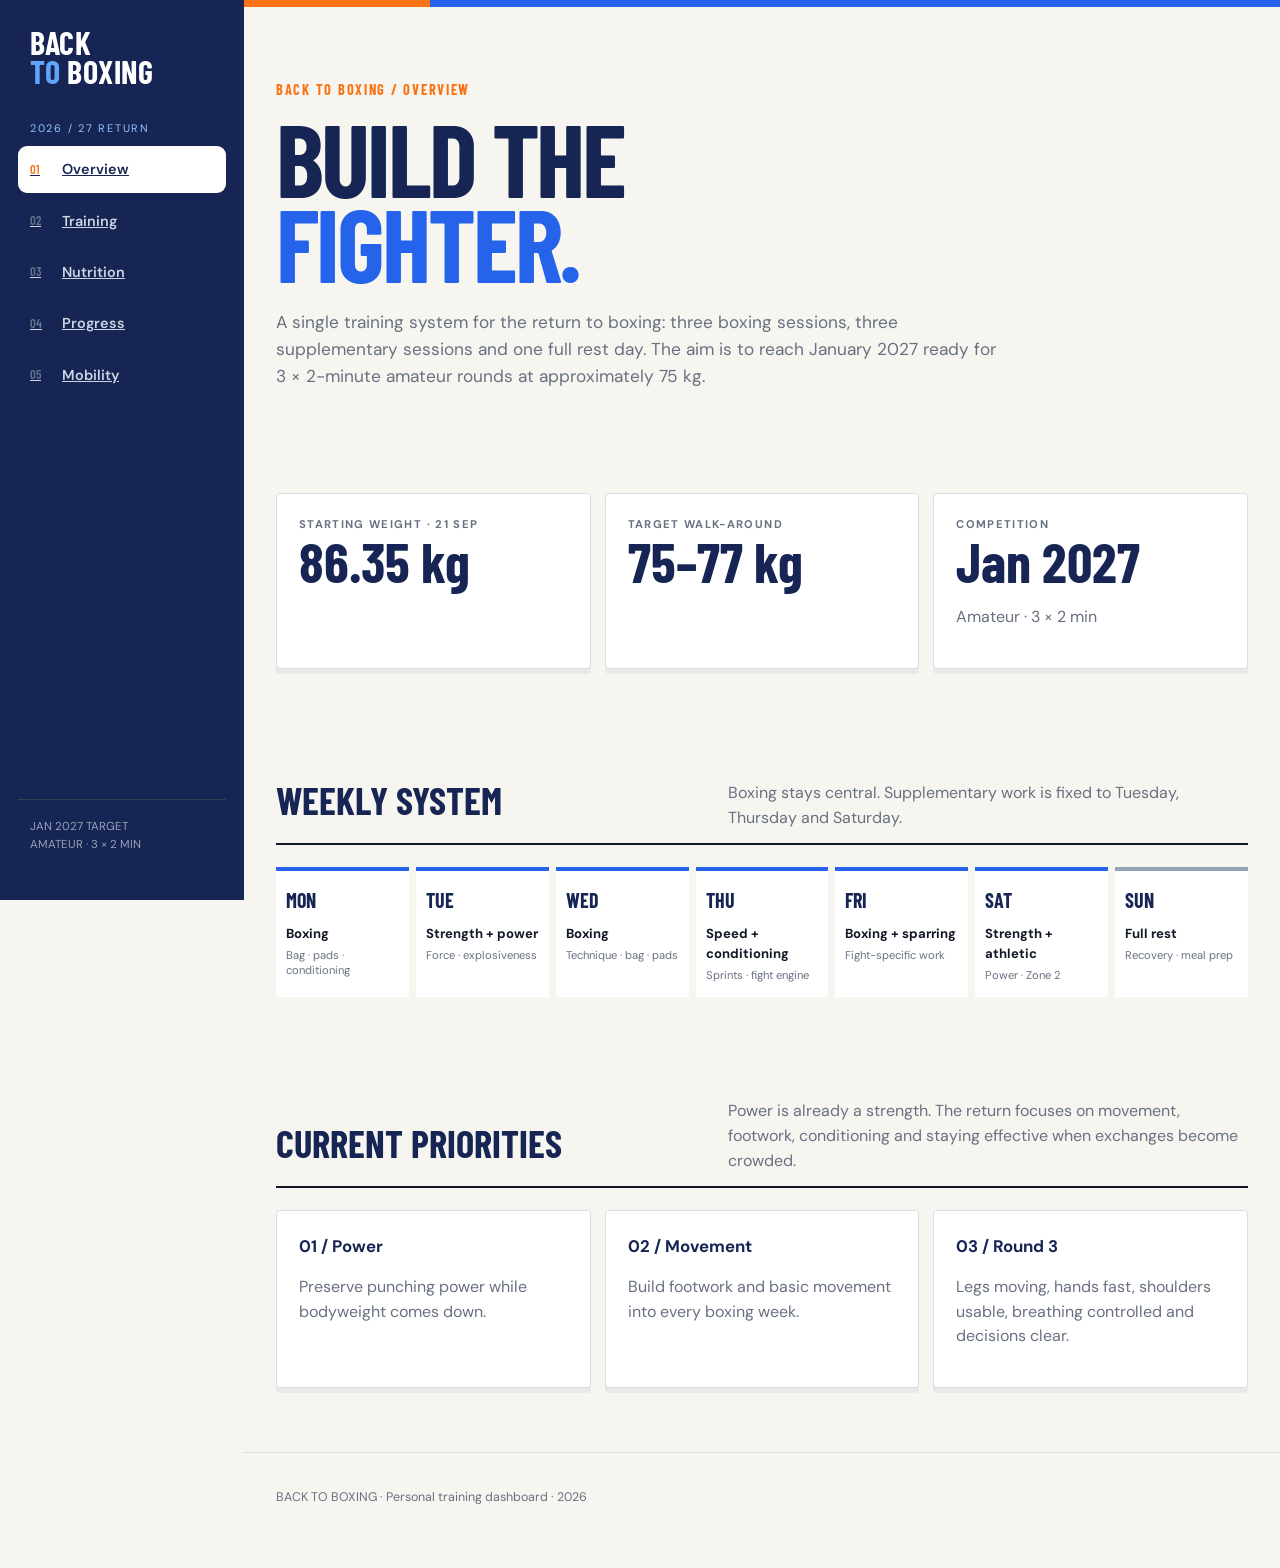
<file: index.html>
<!doctype html><html lang="en"><head><meta charset="utf-8"><meta name="viewport" content="width=device-width,initial-scale=1"><meta name="theme-color" content="#172554"><title>Back To Boxing | Overview</title><link rel="stylesheet" href="styles.css"></head><body><aside class="sidebar"><div class="logo">BACK<br><span>TO</span> BOXING</div><div class="tag">2026 / 27 return</div><nav class="menu"><a class="active" href="index.html"><span>01</span>Overview</a><a href="training.html"><span>02</span>Training</a><a href="nutrition.html"><span>03</span>Nutrition</a><a href="progress.html"><span>04</span>Progress</a><a href="mobility.html"><span>05</span>Mobility</a></nav><div class="sidebar-bottom">JAN 2027 TARGET<br>AMATEUR · 3 × 2 MIN</div></aside><div class="main"><div class="topline"></div><header class="hero"><div class="wrap"><div class="kicker">Back to Boxing / Overview</div><h1>Build the<br><em>fighter.</em></h1><p>A single training system for the return to boxing: three boxing sessions, three supplementary sessions and one full rest day. The aim is to reach January 2027 ready for 3 × 2-minute amateur rounds at approximately 75 kg.</p></div></header><section class="section"><div class="wrap"><div class="cards"><div class="card"><div class="label">Starting weight · 21 Sep</div><div class="stat">86.35 kg</div></div><div class="card"><div class="label">Target walk-around</div><div class="stat">75–77 kg</div></div><div class="card"><div class="label">Competition</div><div class="stat">Jan 2027</div><p class="muted">Amateur · 3 × 2 min</p></div></div></div></section><section class="section"><div class="wrap"><div class="section-head"><h2>Weekly system</h2><p>Boxing stays central. Supplementary work is fixed to Tuesday, Thursday and Saturday.</p></div><div class="week"><div class="day"><strong>MON</strong><b>Boxing</b><div class="muted">Bag · pads · conditioning</div></div><div class="day"><strong>TUE</strong><b>Strength + power</b><div class="muted">Force · explosiveness</div></div><div class="day"><strong>WED</strong><b>Boxing</b><div class="muted">Technique · bag · pads</div></div><div class="day"><strong>THU</strong><b>Speed + conditioning</b><div class="muted">Sprints · fight engine</div></div><div class="day"><strong>FRI</strong><b>Boxing + sparring</b><div class="muted">Fight-specific work</div></div><div class="day"><strong>SAT</strong><b>Strength + athletic</b><div class="muted">Power · Zone 2</div></div><div class="day rest"><strong>SUN</strong><b>Full rest</b><div class="muted">Recovery · meal prep</div></div></div></div></section><section class="section"><div class="wrap"><div class="section-head"><h2>Current priorities</h2><p>Power is already a strength. The return focuses on movement, footwork, conditioning and staying effective when exchanges become crowded.</p></div><div class="cards"><div class="card"><h3>01 / Power</h3><p class="muted">Preserve punching power while bodyweight comes down.</p></div><div class="card"><h3>02 / Movement</h3><p class="muted">Build footwork and basic movement into every boxing week.</p></div><div class="card"><h3>03 / Round 3</h3><p class="muted">Legs moving, hands fast, shoulders usable, breathing controlled and decisions clear.</p></div></div></div></section><footer class="footer"><div class="wrap">BACK TO BOXING · Personal training dashboard · 2026</div></footer></div></body></html>
</file>
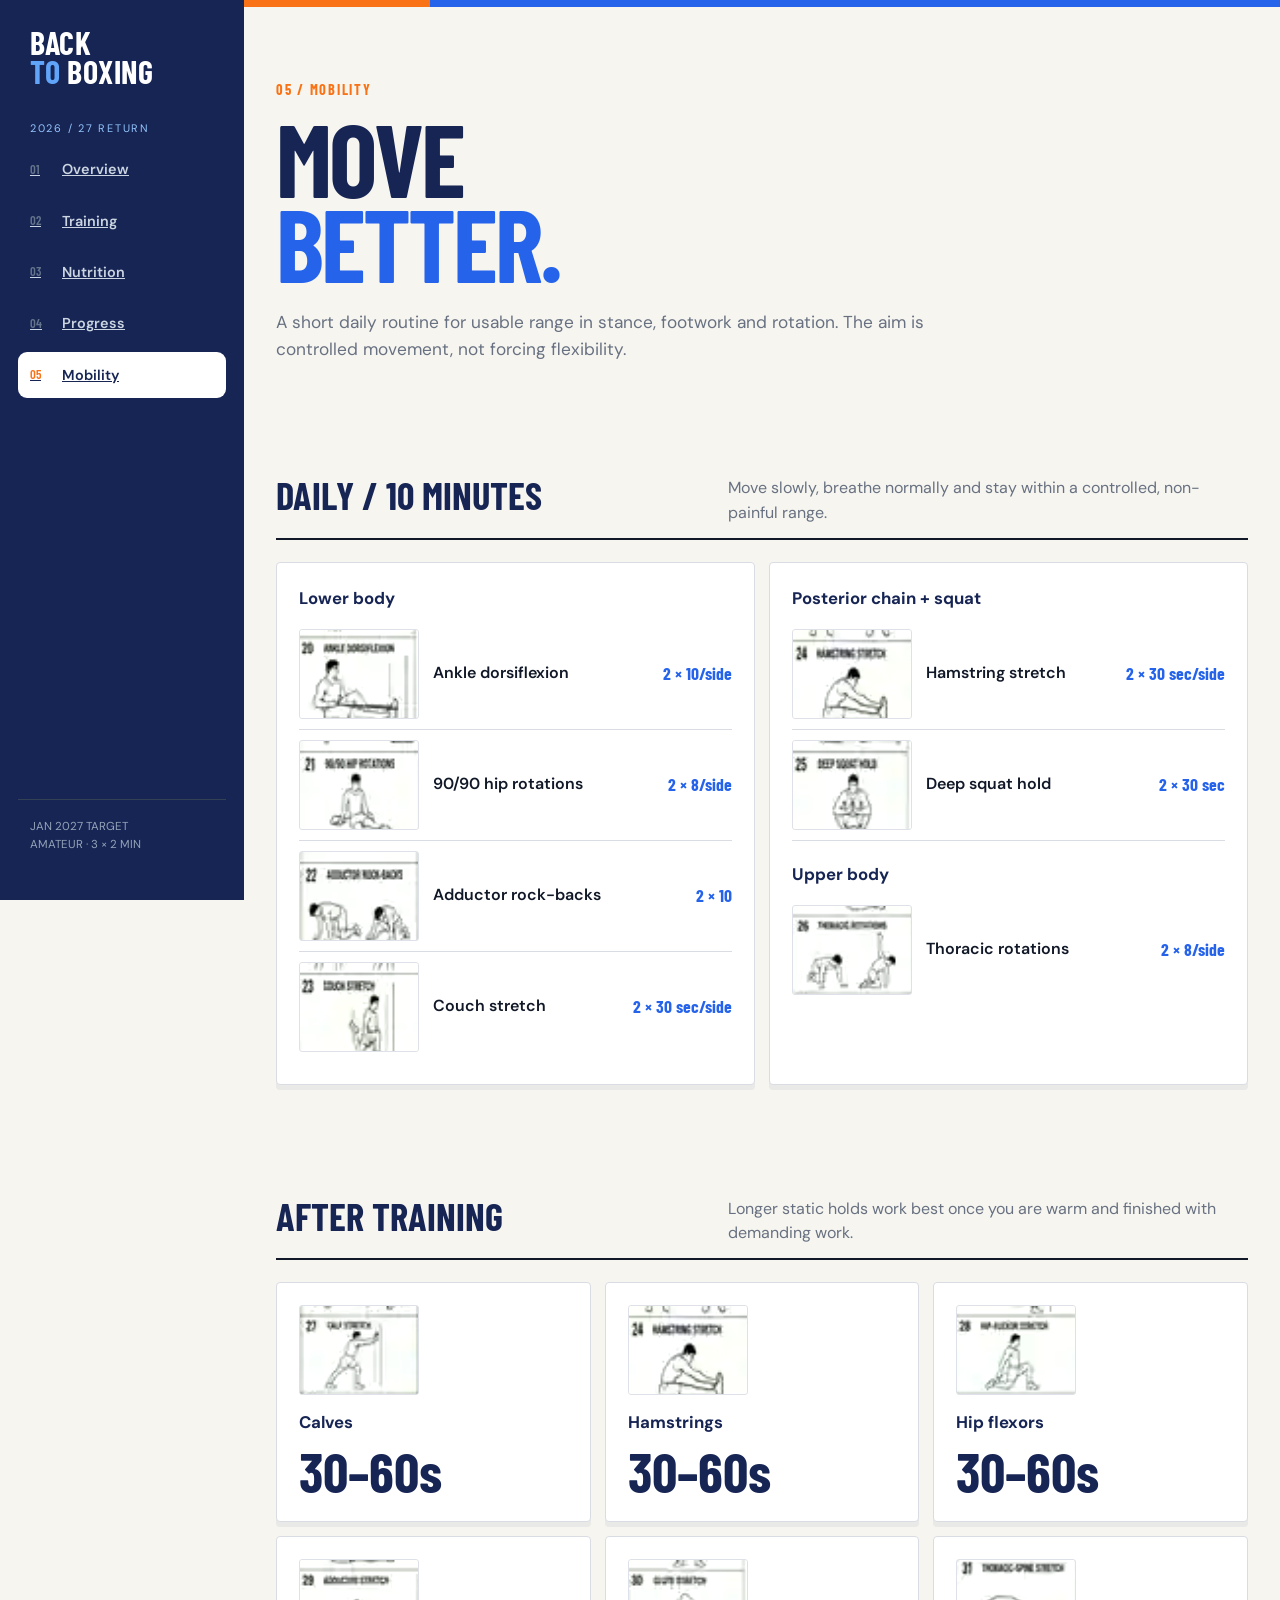
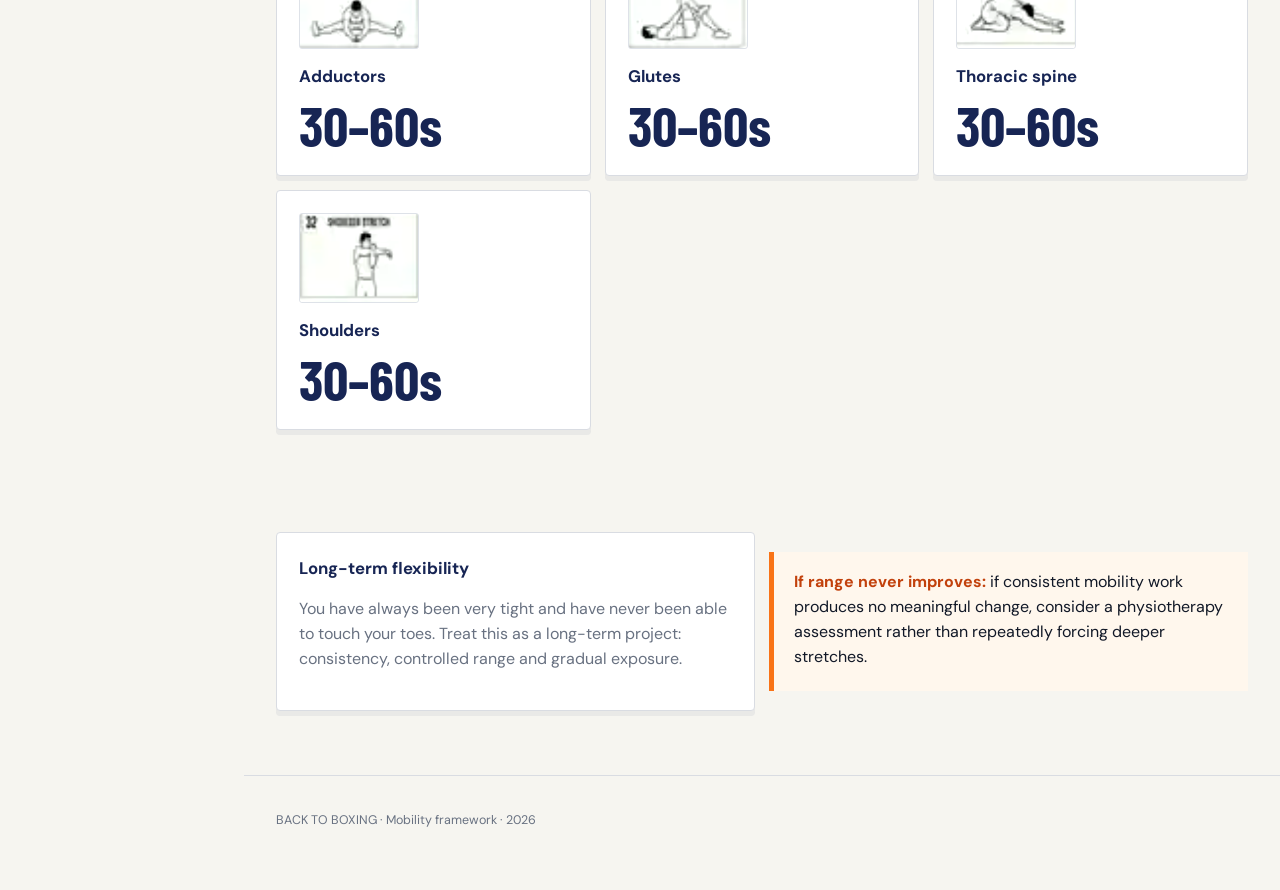
<file: mobility.html>
<!doctype html><html lang="en"><head><meta charset="utf-8"><meta name="viewport" content="width=device-width,initial-scale=1"><title>Back To Boxing | Mobility</title><link rel="stylesheet" href="styles.css"></head><body><aside class="sidebar"><div class="logo">BACK<br><span>TO</span> BOXING</div><div class="tag">2026 / 27 return</div><nav class="menu"><a href="index.html"><span>01</span>Overview</a><a href="training.html"><span>02</span>Training</a><a href="nutrition.html"><span>03</span>Nutrition</a><a href="progress.html"><span>04</span>Progress</a><a class="active" href="mobility.html"><span>05</span>Mobility</a></nav><div class="sidebar-bottom">JAN 2027 TARGET<br>AMATEUR · 3 × 2 MIN</div></aside><div class="main"><div class="topline"></div><header class="hero"><div class="wrap"><div class="kicker">05 / Mobility</div><h1>Move<br><em>better.</em></h1><p>A short daily routine for usable range in stance, footwork and rotation. The aim is controlled movement, not forcing flexibility.</p></div></header><section class="section"><div class="wrap"><div class="section-head"><h2>Daily / 10 minutes</h2><p>Move slowly, breathe normally and stay within a controlled, non-painful range.</p></div><div class="cards two"><div class="card"><h3>Lower body</h3><div class="exercise"><span class="exercise-graphic graphic-20"></span><strong>Ankle dorsiflexion</strong><span class="dose">2 × 10/side</span></div><div class="exercise"><span class="exercise-graphic graphic-21"></span><strong>90/90 hip rotations</strong><span class="dose">2 × 8/side</span></div><div class="exercise"><span class="exercise-graphic graphic-22"></span><strong>Adductor rock-backs</strong><span class="dose">2 × 10</span></div><div class="exercise"><span class="exercise-graphic graphic-23"></span><strong>Couch stretch</strong><span class="dose">2 × 30 sec/side</span></div></div><div class="card"><h3>Posterior chain + squat</h3><div class="exercise"><span class="exercise-graphic graphic-24"></span><strong>Hamstring stretch</strong><span class="dose">2 × 30 sec/side</span></div><div class="exercise"><span class="exercise-graphic graphic-25"></span><strong>Deep squat hold</strong><span class="dose">2 × 30 sec</span></div><h3 style="margin-top:20px">Upper body</h3><div class="exercise"><span class="exercise-graphic graphic-26"></span><strong>Thoracic rotations</strong><span class="dose">2 × 8/side</span></div></div></div></div></section><section class="section"><div class="wrap"><div class="section-head"><h2>After training</h2><p>Longer static holds work best once you are warm and finished with demanding work.</p></div><div class="cards stretch-grid"><div class="card stretch-card"><span class="exercise-graphic graphic-27"></span><h3>Calves</h3><div class="stat">30–60s</div></div><div class="card stretch-card"><span class="exercise-graphic graphic-24"></span><h3>Hamstrings</h3><div class="stat">30–60s</div></div><div class="card stretch-card"><span class="exercise-graphic graphic-28"></span><h3>Hip flexors</h3><div class="stat">30–60s</div></div><div class="card stretch-card"><span class="exercise-graphic graphic-29"></span><h3>Adductors</h3><div class="stat">30–60s</div></div><div class="card stretch-card"><span class="exercise-graphic graphic-30"></span><h3>Glutes</h3><div class="stat">30–60s</div></div><div class="card stretch-card"><span class="exercise-graphic graphic-31"></span><h3>Thoracic spine</h3><div class="stat">30–60s</div></div><div class="card stretch-card"><span class="exercise-graphic graphic-32"></span><h3>Shoulders</h3><div class="stat">30–60s</div></div></div></div></section><section class="section"><div class="wrap"><div class="cards two"><div class="card"><h3>Long-term flexibility</h3><p class="muted">You have always been very tight and have never been able to touch your toes. Treat this as a long-term project: consistency, controlled range and gradual exposure.</p></div><div class="callout"><strong>If range never improves:</strong> if consistent mobility work produces no meaningful change, consider a physiotherapy assessment rather than repeatedly forcing deeper stretches.</div></div></div></section><footer class="footer"><div class="wrap">BACK TO BOXING · Mobility framework · 2026</div></footer></div><script src="exercise-images.js"></script></body></html>
</file>
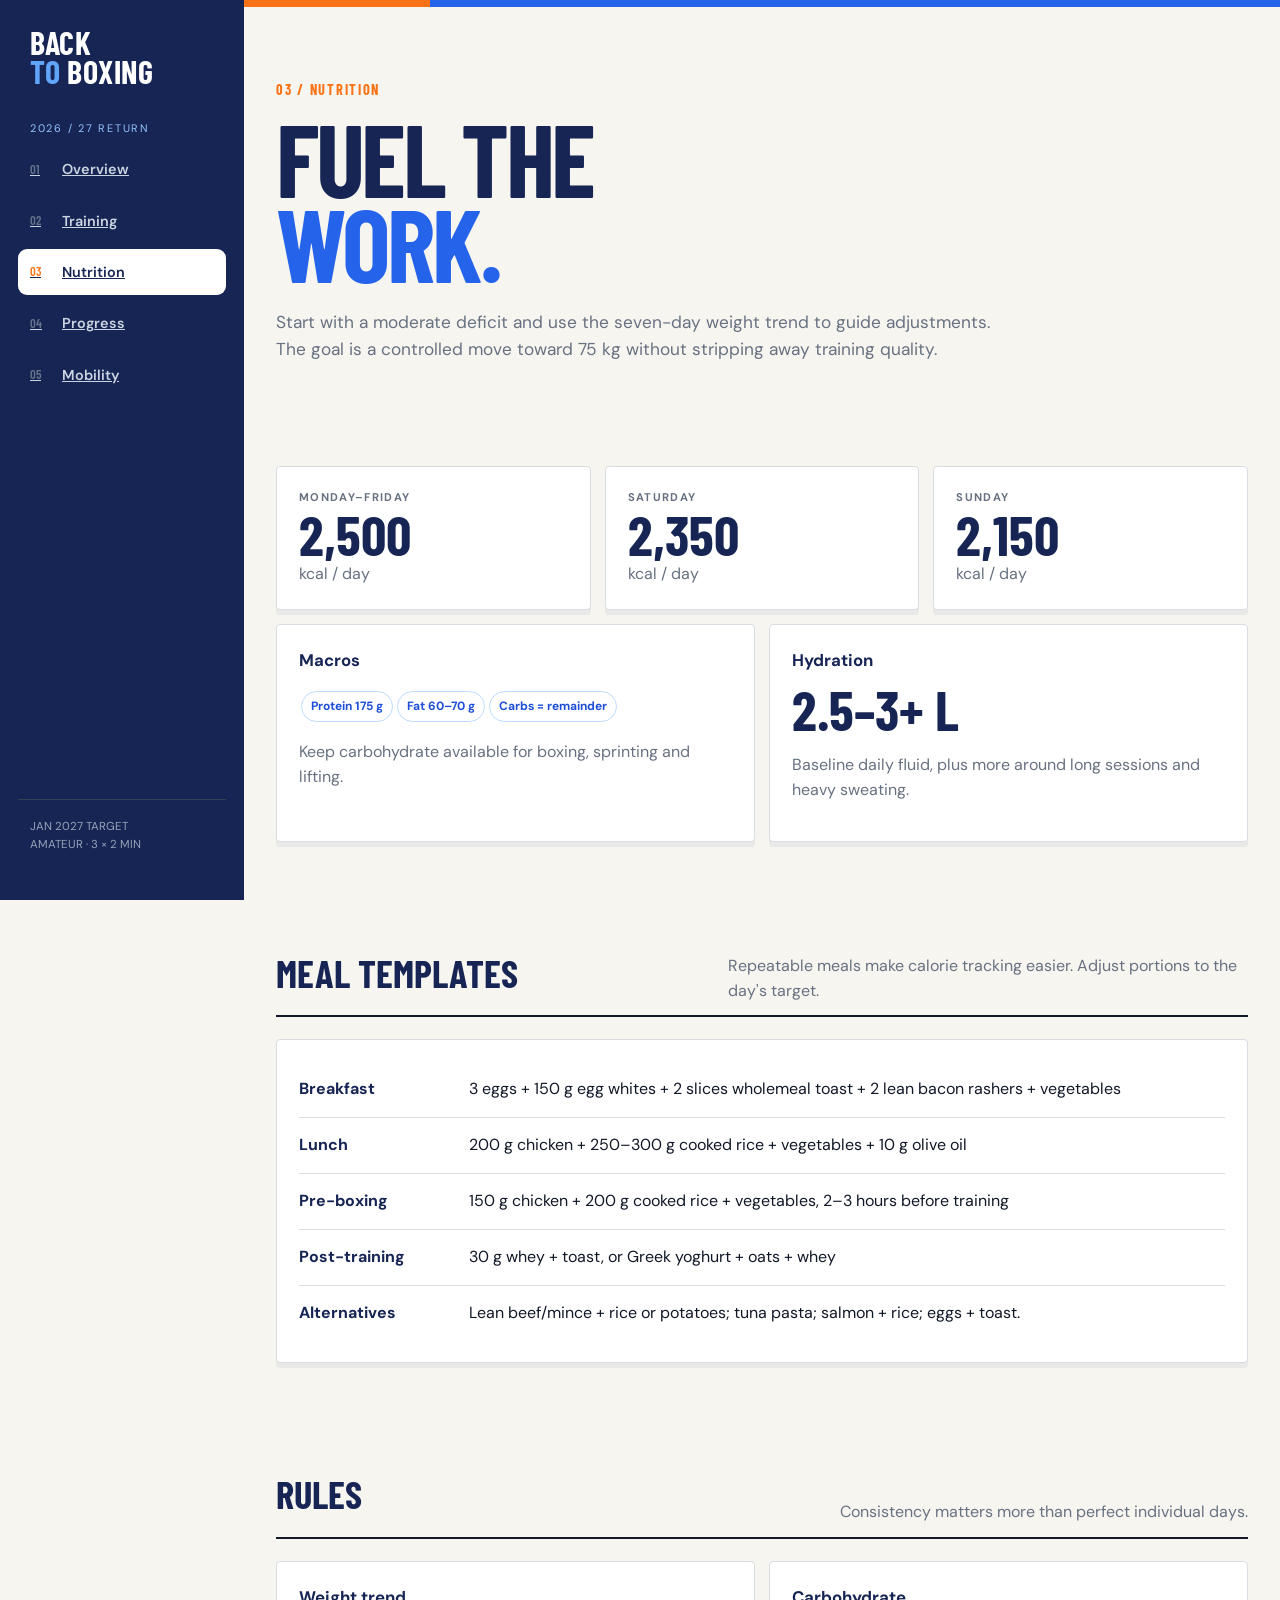
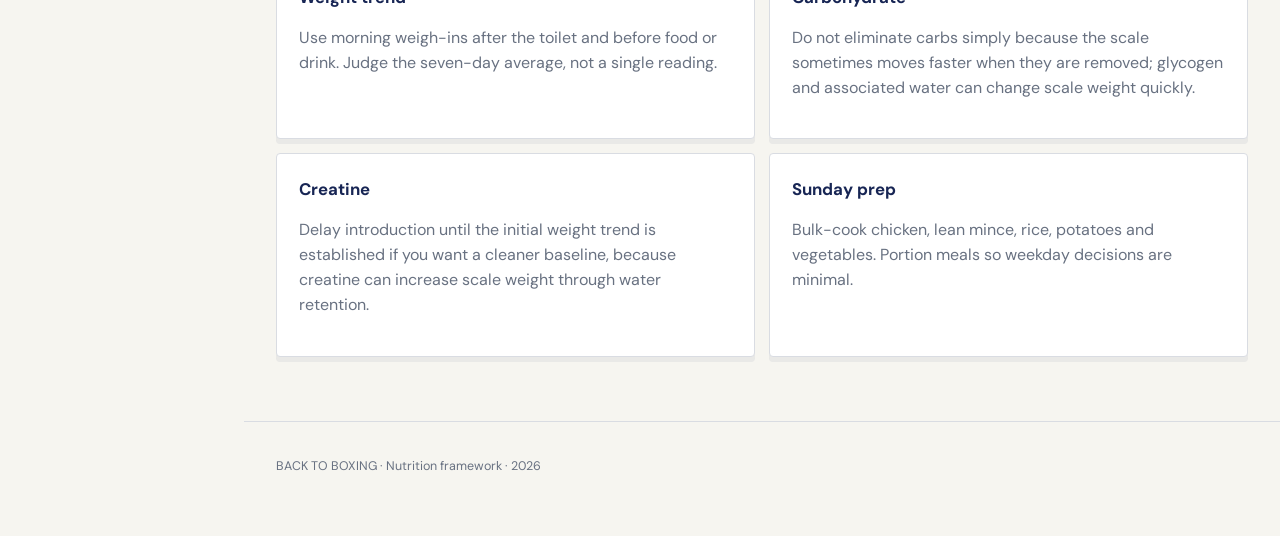
<file: nutrition.html>
<!doctype html><html lang="en"><head><meta charset="utf-8"><meta name="viewport" content="width=device-width,initial-scale=1"><title>Back To Boxing | Nutrition</title><link rel="stylesheet" href="styles.css"></head><body><aside class="sidebar"><div class="logo">BACK<br><span>TO</span> BOXING</div><div class="tag">2026 / 27 return</div><nav class="menu"><a href="index.html"><span>01</span>Overview</a><a href="training.html"><span>02</span>Training</a><a class="active" href="nutrition.html"><span>03</span>Nutrition</a><a href="progress.html"><span>04</span>Progress</a><a href="mobility.html"><span>05</span>Mobility</a></nav><div class="sidebar-bottom">JAN 2027 TARGET<br>AMATEUR · 3 × 2 MIN</div></aside><div class="main"><div class="topline"></div><header class="hero"><div class="wrap"><div class="kicker">03 / Nutrition</div><h1>Fuel the<br><em>work.</em></h1><p>Start with a moderate deficit and use the seven-day weight trend to guide adjustments. The goal is a controlled move toward 75 kg without stripping away training quality.</p></div></header><section class="section"><div class="wrap"><div class="cards"><div class="card"><div class="label">Monday–Friday</div><div class="stat">2,500</div><div class="muted">kcal / day</div></div><div class="card"><div class="label">Saturday</div><div class="stat">2,350</div><div class="muted">kcal / day</div></div><div class="card"><div class="label">Sunday</div><div class="stat">2,150</div><div class="muted">kcal / day</div></div></div><div class="cards two" style="margin-top:14px"><div class="card"><h3>Macros</h3><p><span class="pill">Protein 175 g</span><span class="pill">Fat 60–70 g</span><span class="pill">Carbs = remainder</span></p><p class="muted">Keep carbohydrate available for boxing, sprinting and lifting.</p></div><div class="card"><h3>Hydration</h3><div class="stat">2.5–3+ L</div><p class="muted">Baseline daily fluid, plus more around long sessions and heavy sweating.</p></div></div></div></section><section class="section"><div class="wrap"><div class="section-head"><h2>Meal templates</h2><p>Repeatable meals make calorie tracking easier. Adjust portions to the day's target.</p></div><div class="card"><div class="meal"><b>Breakfast</b><span>3 eggs + 150 g egg whites + 2 slices wholemeal toast + 2 lean bacon rashers + vegetables</span></div><div class="meal"><b>Lunch</b><span>200 g chicken + 250–300 g cooked rice + vegetables + 10 g olive oil</span></div><div class="meal"><b>Pre-boxing</b><span>150 g chicken + 200 g cooked rice + vegetables, 2–3 hours before training</span></div><div class="meal"><b>Post-training</b><span>30 g whey + toast, or Greek yoghurt + oats + whey</span></div><div class="meal"><b>Alternatives</b><span>Lean beef/mince + rice or potatoes; tuna pasta; salmon + rice; eggs + toast.</span></div></div></div></section><section class="section"><div class="wrap"><div class="section-head"><h2>Rules</h2><p>Consistency matters more than perfect individual days.</p></div><div class="cards two"><div class="card"><h3>Weight trend</h3><p class="muted">Use morning weigh-ins after the toilet and before food or drink. Judge the seven-day average, not a single reading.</p></div><div class="card"><h3>Carbohydrate</h3><p class="muted">Do not eliminate carbs simply because the scale sometimes moves faster when they are removed; glycogen and associated water can change scale weight quickly.</p></div><div class="card"><h3>Creatine</h3><p class="muted">Delay introduction until the initial weight trend is established if you want a cleaner baseline, because creatine can increase scale weight through water retention.</p></div><div class="card"><h3>Sunday prep</h3><p class="muted">Bulk-cook chicken, lean mince, rice, potatoes and vegetables. Portion meals so weekday decisions are minimal.</p></div></div></div></section><footer class="footer"><div class="wrap">BACK TO BOXING · Nutrition framework · 2026</div></footer></div></body></html>
</file>
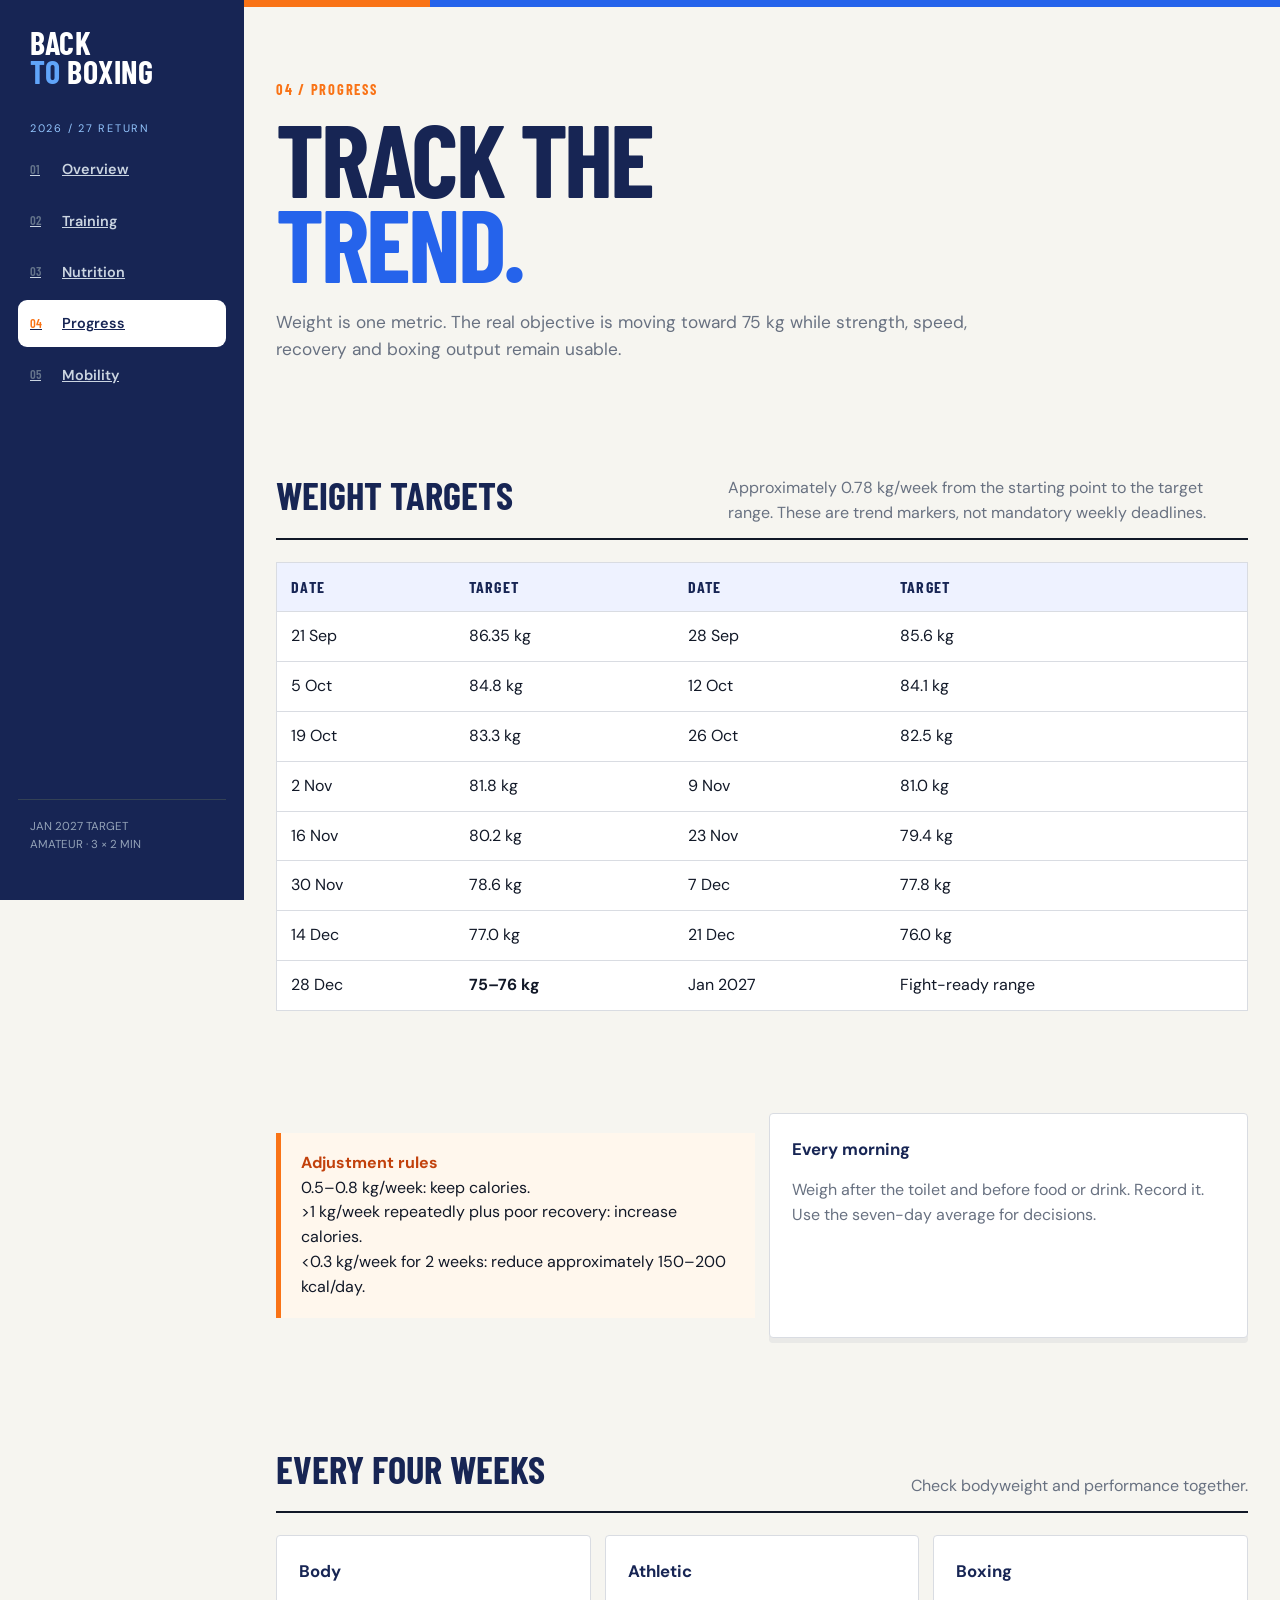
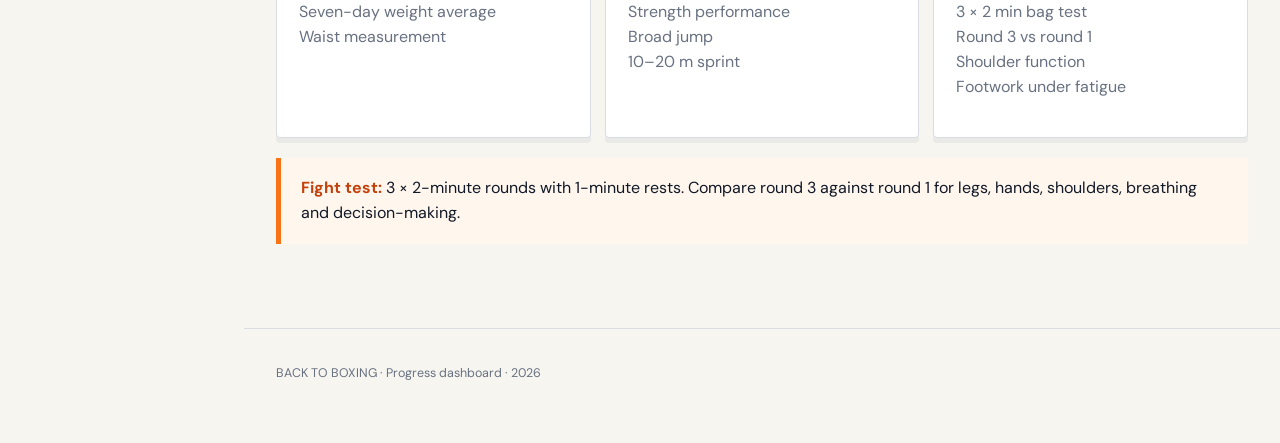
<file: progress.html>
<!doctype html><html lang="en"><head><meta charset="utf-8"><meta name="viewport" content="width=device-width,initial-scale=1"><title>Back To Boxing | Progress</title><link rel="stylesheet" href="styles.css"></head><body><aside class="sidebar"><div class="logo">BACK<br><span>TO</span> BOXING</div><div class="tag">2026 / 27 return</div><nav class="menu"><a href="index.html"><span>01</span>Overview</a><a href="training.html"><span>02</span>Training</a><a href="nutrition.html"><span>03</span>Nutrition</a><a class="active" href="progress.html"><span>04</span>Progress</a><a href="mobility.html"><span>05</span>Mobility</a></nav><div class="sidebar-bottom">JAN 2027 TARGET<br>AMATEUR · 3 × 2 MIN</div></aside><div class="main"><div class="topline"></div><header class="hero"><div class="wrap"><div class="kicker">04 / Progress</div><h1>Track the<br><em>trend.</em></h1><p>Weight is one metric. The real objective is moving toward 75 kg while strength, speed, recovery and boxing output remain usable.</p></div></header><section class="section"><div class="wrap"><div class="section-head"><h2>Weight targets</h2><p>Approximately 0.78 kg/week from the starting point to the target range. These are trend markers, not mandatory weekly deadlines.</p></div><table><thead><tr><th>Date</th><th>Target</th><th>Date</th><th>Target</th></tr></thead><tbody><tr><td>21 Sep</td><td>86.35 kg</td><td>28 Sep</td><td>85.6 kg</td></tr><tr><td>5 Oct</td><td>84.8 kg</td><td>12 Oct</td><td>84.1 kg</td></tr><tr><td>19 Oct</td><td>83.3 kg</td><td>26 Oct</td><td>82.5 kg</td></tr><tr><td>2 Nov</td><td>81.8 kg</td><td>9 Nov</td><td>81.0 kg</td></tr><tr><td>16 Nov</td><td>80.2 kg</td><td>23 Nov</td><td>79.4 kg</td></tr><tr><td>30 Nov</td><td>78.6 kg</td><td>7 Dec</td><td>77.8 kg</td></tr><tr><td>14 Dec</td><td>77.0 kg</td><td>21 Dec</td><td>76.0 kg</td></tr><tr><td>28 Dec</td><td><strong>75–76 kg</strong></td><td>Jan 2027</td><td>Fight-ready range</td></tr></tbody></table></div></section><section class="section"><div class="wrap"><div class="cards two"><div class="callout"><strong>Adjustment rules</strong><br>0.5–0.8 kg/week: keep calories.<br>&gt;1 kg/week repeatedly plus poor recovery: increase calories.<br>&lt;0.3 kg/week for 2 weeks: reduce approximately 150–200 kcal/day.</div><div class="card"><h3>Every morning</h3><p class="muted">Weigh after the toilet and before food or drink. Record it. Use the seven-day average for decisions.</p></div></div></div></section><section class="section"><div class="wrap"><div class="section-head"><h2>Every four weeks</h2><p>Check bodyweight and performance together.</p></div><div class="cards"><div class="card"><h3>Body</h3><p class="muted">Seven-day weight average<br>Waist measurement</p></div><div class="card"><h3>Athletic</h3><p class="muted">Strength performance<br>Broad jump<br>10–20 m sprint</p></div><div class="card"><h3>Boxing</h3><p class="muted">3 × 2 min bag test<br>Round 3 vs round 1<br>Shoulder function<br>Footwork under fatigue</p></div></div><div class="callout"><strong>Fight test:</strong> 3 × 2-minute rounds with 1-minute rests. Compare round 3 against round 1 for legs, hands, shoulders, breathing and decision-making.</div></div></section><footer class="footer"><div class="wrap">BACK TO BOXING · Progress dashboard · 2026</div></footer></div></body></html>
</file>
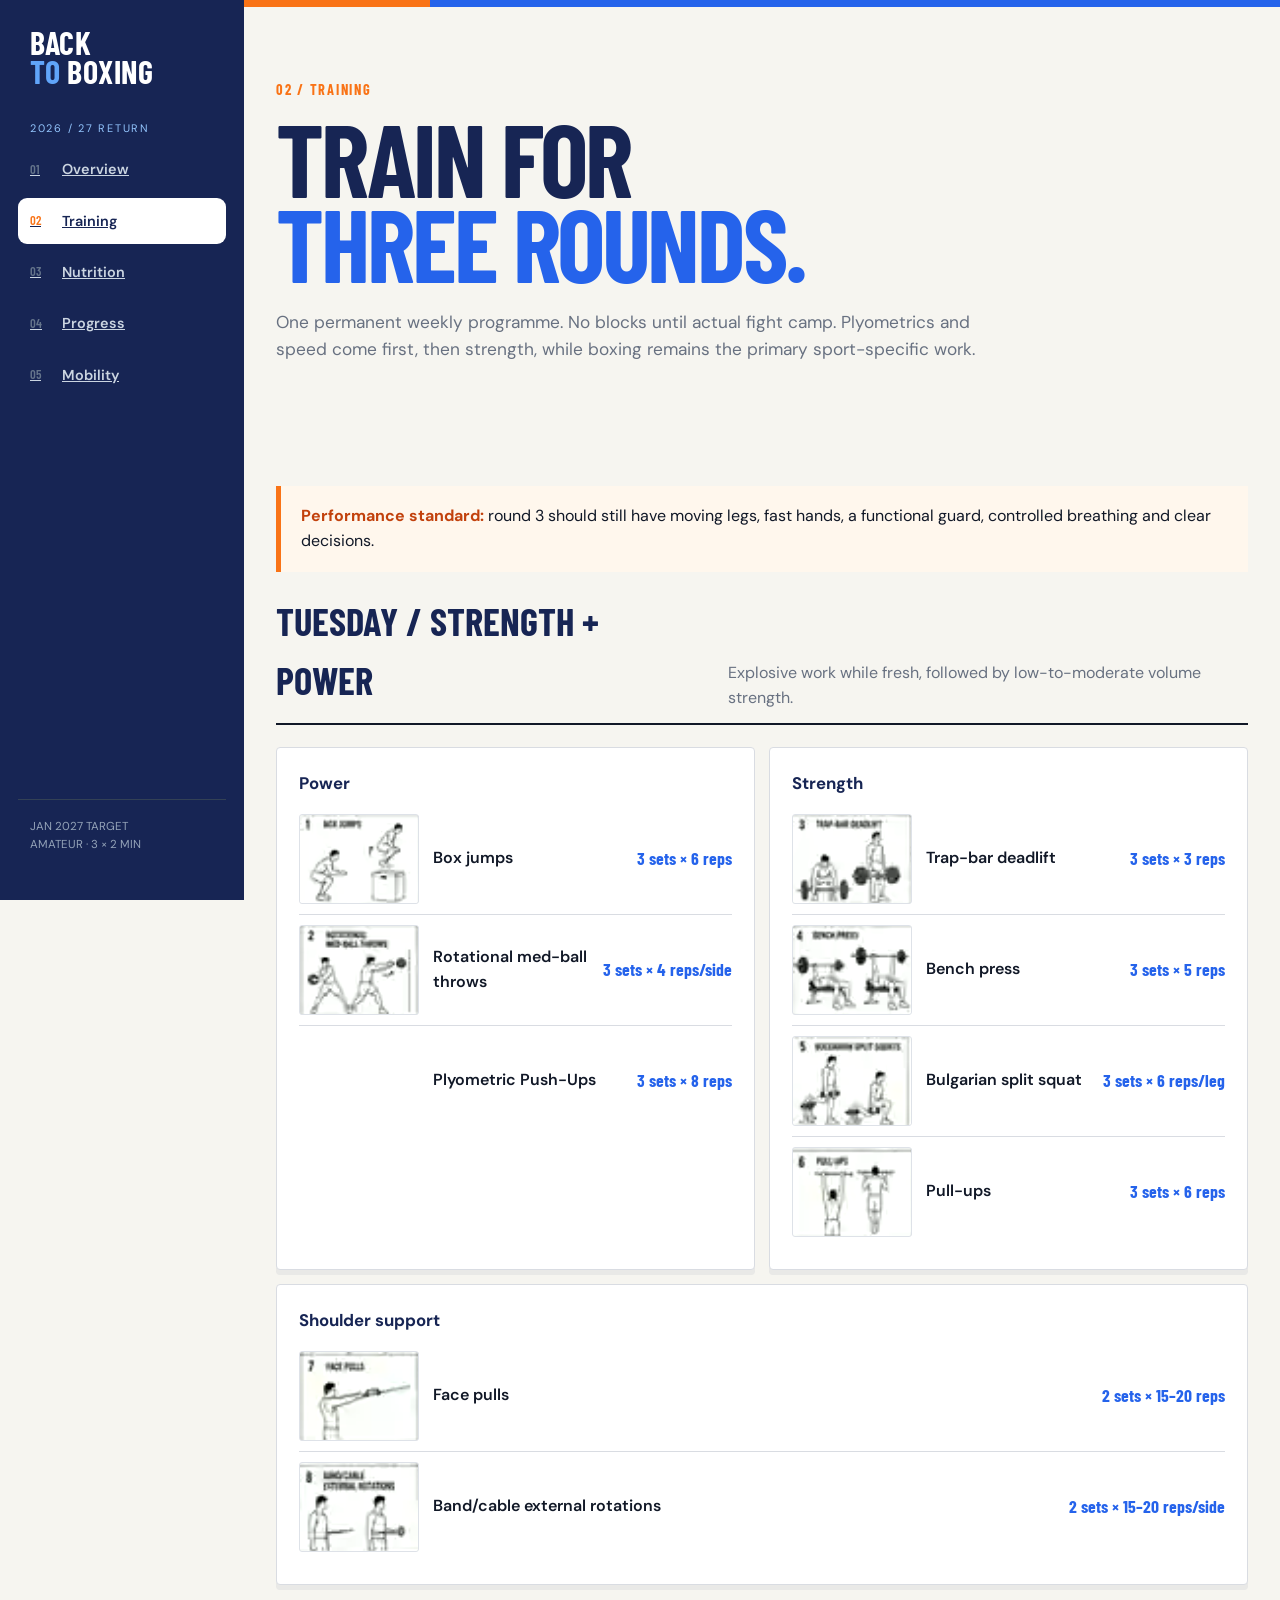
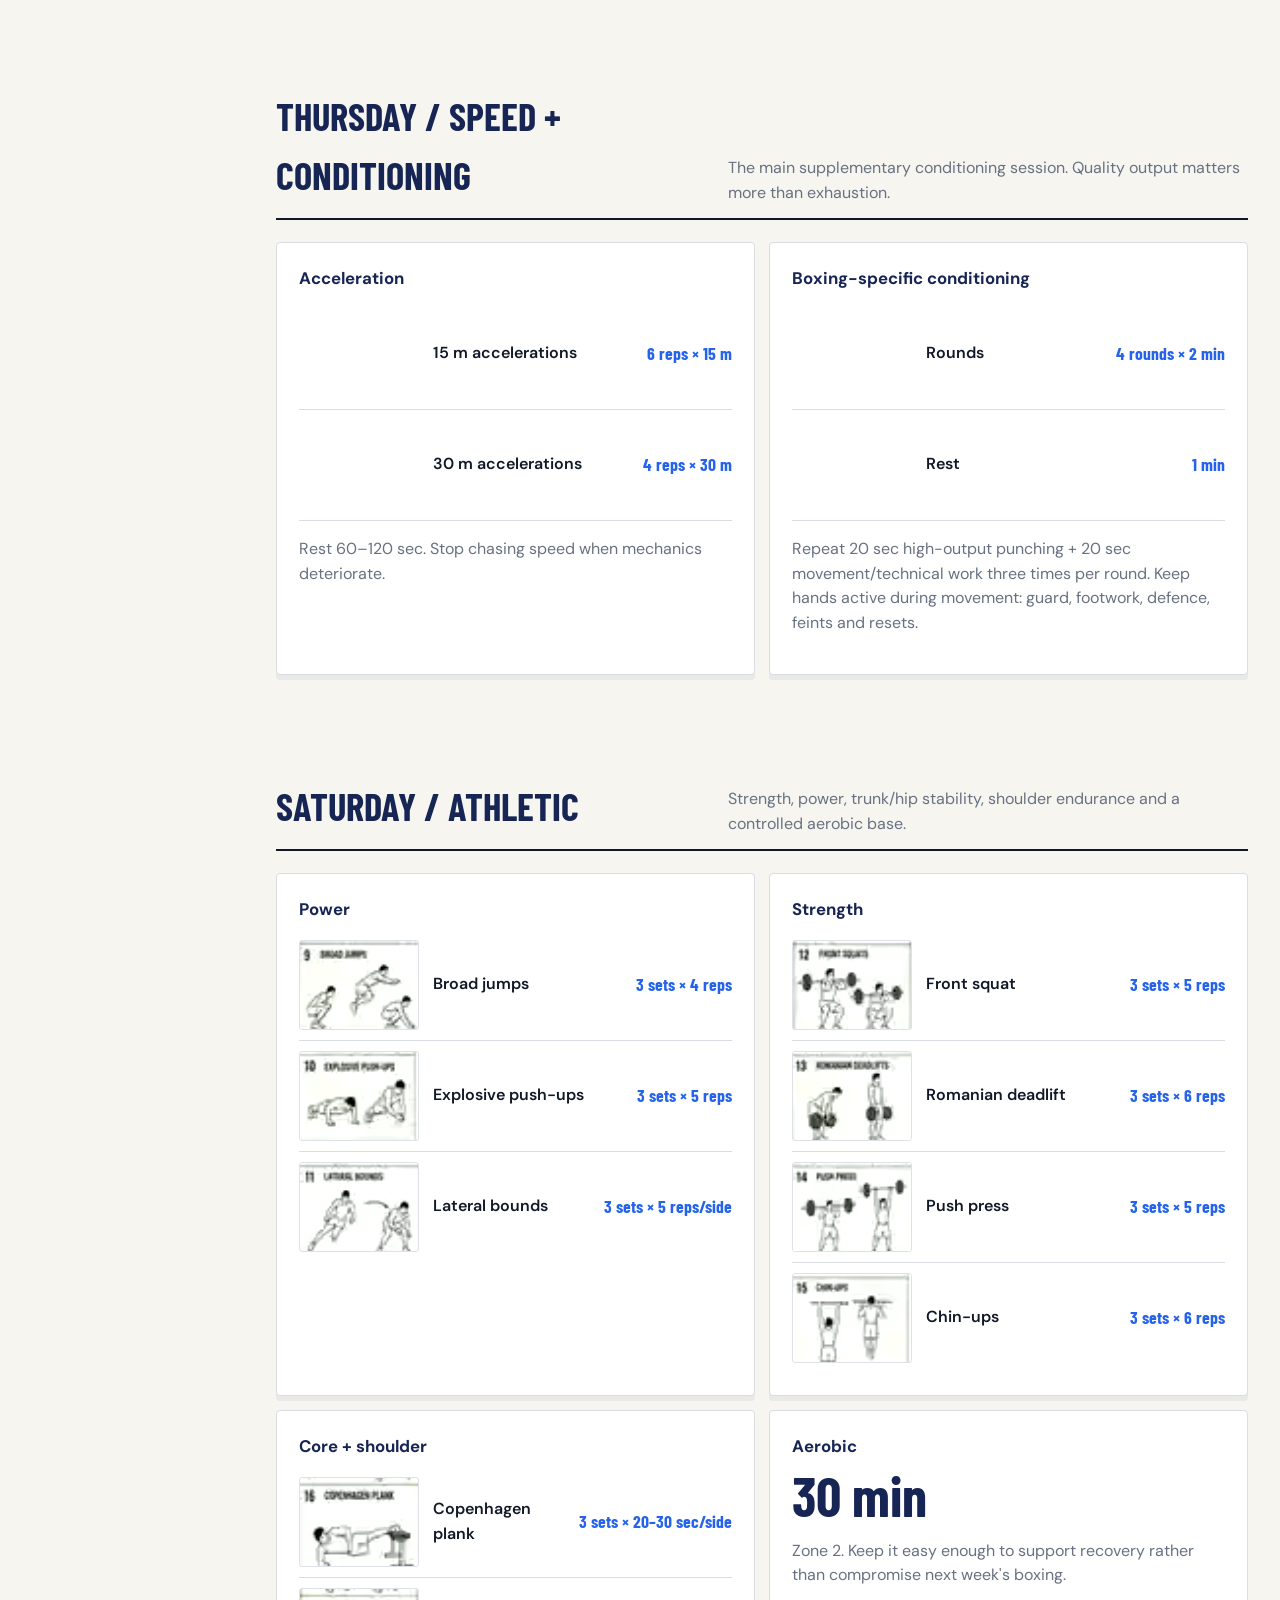
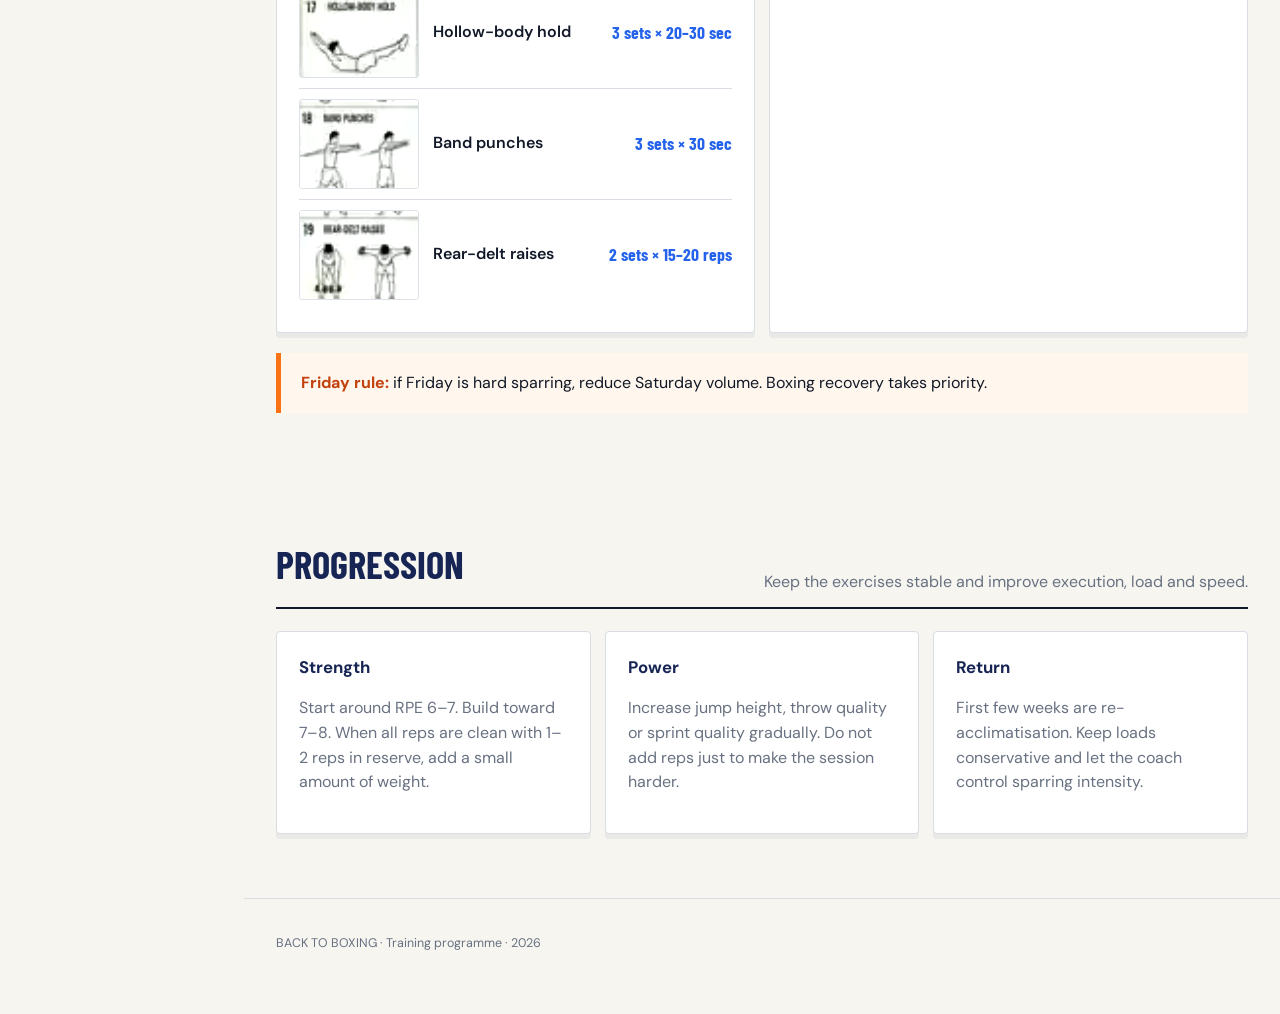
<file: training.html>
<!doctype html><html lang="en"><head><meta charset="utf-8"><meta name="viewport" content="width=device-width,initial-scale=1"><title>Back To Boxing | Training</title><link rel="stylesheet" href="styles.css"></head><body><aside class="sidebar"><div class="logo">BACK<br><span>TO</span> BOXING</div><div class="tag">2026 / 27 return</div><nav class="menu"><a href="index.html"><span>01</span>Overview</a><a class="active" href="training.html"><span>02</span>Training</a><a href="nutrition.html"><span>03</span>Nutrition</a><a href="progress.html"><span>04</span>Progress</a><a href="mobility.html"><span>05</span>Mobility</a></nav><div class="sidebar-bottom">JAN 2027 TARGET<br>AMATEUR · 3 × 2 MIN</div></aside><div class="main"><div class="topline"></div><header class="hero"><div class="wrap"><div class="kicker">02 / Training</div><h1>Train for<br><em>three rounds.</em></h1><p>One permanent weekly programme. No blocks until actual fight camp. Plyometrics and speed come first, then strength, while boxing remains the primary sport-specific work.</p></div></header><section class="section"><div class="wrap"><div class="callout"><strong>Performance standard:</strong> round 3 should still have moving legs, fast hands, a functional guard, controlled breathing and clear decisions.</div><div class="section-head"><h2>Tuesday / Strength + power</h2><p>Explosive work while fresh, followed by low-to-moderate volume strength.</p></div><div class="cards two"><div class="card"><h3>Power</h3><div class="exercise"><span class="exercise-graphic graphic-01"></span><strong>Box jumps</strong><span class="dose">3 sets × 6 reps</span></div><div class="exercise"><span class="exercise-graphic graphic-02"></span><strong>Rotational med-ball throws</strong><span class="dose">3 sets × 4 reps/side</span></div><div class="exercise no-graphic"><span class="exercise-graphic graphic-plyometric"></span><strong>Plyometric Push-Ups</strong><span class="dose">3 sets × 8 reps</span></div></div><div class="card"><h3>Strength</h3><div class="exercise"><span class="exercise-graphic graphic-03"></span><strong>Trap-bar deadlift</strong><span class="dose">3 sets × 3 reps</span></div><div class="exercise"><span class="exercise-graphic graphic-04"></span><strong>Bench press</strong><span class="dose">3 sets × 5 reps</span></div><div class="exercise"><span class="exercise-graphic graphic-05"></span><strong>Bulgarian split squat</strong><span class="dose">3 sets × 6 reps/leg</span></div><div class="exercise"><span class="exercise-graphic graphic-06"></span><strong>Pull-ups</strong><span class="dose">3 sets × 6 reps</span></div></div></div><div class="card" style="margin-top:14px"><h3>Shoulder support</h3><div class="exercise"><span class="exercise-graphic graphic-07"></span><strong>Face pulls</strong><span class="dose">2 sets × 15–20 reps</span></div><div class="exercise"><span class="exercise-graphic graphic-08"></span><strong>Band/cable external rotations</strong><span class="dose">2 sets × 15–20 reps/side</span></div></div></div></section><section class="section"><div class="wrap"><div class="section-head"><h2>Thursday / Speed + conditioning</h2><p>The main supplementary conditioning session. Quality output matters more than exhaustion.</p></div><div class="cards two"><div class="card"><h3>Acceleration</h3><div class="exercise no-graphic"><span class="exercise-graphic"></span><strong>15 m accelerations</strong><span class="dose">6 reps × 15 m</span></div><div class="exercise no-graphic"><span class="exercise-graphic"></span><strong>30 m accelerations</strong><span class="dose">4 reps × 30 m</span></div><p class="muted">Rest 60–120 sec. Stop chasing speed when mechanics deteriorate.</p></div><div class="card"><h3>Boxing-specific conditioning</h3><div class="exercise no-graphic"><span class="exercise-graphic"></span><strong>Rounds</strong><span class="dose">4 rounds × 2 min</span></div><div class="exercise no-graphic"><span class="exercise-graphic"></span><strong>Rest</strong><span class="dose">1 min</span></div><p class="muted">Repeat 20 sec high-output punching + 20 sec movement/technical work three times per round. Keep hands active during movement: guard, footwork, defence, feints and resets.</p></div></div></div></section><section class="section"><div class="wrap"><div class="section-head"><h2>Saturday / Athletic</h2><p>Strength, power, trunk/hip stability, shoulder endurance and a controlled aerobic base.</p></div><div class="cards two"><div class="card"><h3>Power</h3><div class="exercise"><span class="exercise-graphic graphic-09"></span><strong>Broad jumps</strong><span class="dose">3 sets × 4 reps</span></div><div class="exercise"><span class="exercise-graphic graphic-10"></span><strong>Explosive push-ups</strong><span class="dose">3 sets × 5 reps</span></div><div class="exercise"><span class="exercise-graphic graphic-11"></span><strong>Lateral bounds</strong><span class="dose">3 sets × 5 reps/side</span></div></div><div class="card"><h3>Strength</h3><div class="exercise"><span class="exercise-graphic graphic-12"></span><strong>Front squat</strong><span class="dose">3 sets × 5 reps</span></div><div class="exercise"><span class="exercise-graphic graphic-13"></span><strong>Romanian deadlift</strong><span class="dose">3 sets × 6 reps</span></div><div class="exercise"><span class="exercise-graphic graphic-14"></span><strong>Push press</strong><span class="dose">3 sets × 5 reps</span></div><div class="exercise"><span class="exercise-graphic graphic-15"></span><strong>Chin-ups</strong><span class="dose">3 sets × 6 reps</span></div></div></div><div class="cards two" style="margin-top:14px"><div class="card"><h3>Core + shoulder</h3><div class="exercise"><span class="exercise-graphic graphic-16"></span><strong>Copenhagen plank</strong><span class="dose">3 sets × 20–30 sec/side</span></div><div class="exercise"><span class="exercise-graphic graphic-17"></span><strong>Hollow-body hold</strong><span class="dose">3 sets × 20–30 sec</span></div><div class="exercise"><span class="exercise-graphic graphic-18"></span><strong>Band punches</strong><span class="dose">3 sets × 30 sec</span></div><div class="exercise"><span class="exercise-graphic graphic-19"></span><strong>Rear-delt raises</strong><span class="dose">2 sets × 15–20 reps</span></div></div><div class="card"><h3>Aerobic</h3><div class="stat">30 min</div><p class="muted">Zone 2. Keep it easy enough to support recovery rather than compromise next week's boxing.</p></div></div><div class="callout"><strong>Friday rule:</strong> if Friday is hard sparring, reduce Saturday volume. Boxing recovery takes priority.</div></div></section><section class="section"><div class="wrap"><div class="section-head"><h2>Progression</h2><p>Keep the exercises stable and improve execution, load and speed.</p></div><div class="cards"><div class="card"><h3>Strength</h3><p class="muted">Start around RPE 6–7. Build toward 7–8. When all reps are clean with 1–2 reps in reserve, add a small amount of weight.</p></div><div class="card"><h3>Power</h3><p class="muted">Increase jump height, throw quality or sprint quality gradually. Do not add reps just to make the session harder.</p></div><div class="card"><h3>Return</h3><p class="muted">First few weeks are re-acclimatisation. Keep loads conservative and let the coach control sparring intensity.</p></div></div></div></section><footer class="footer"><div class="wrap">BACK TO BOXING · Training programme · 2026</div></footer></div><script src="exercise-images.js"></script></body></html>
</file>
<file: styles.css>
@import url('https://fonts.googleapis.com/css2?family=Barlow+Condensed:wght@500;600;700&family=DM+Sans:wght@400;500;600;700&display=swap');
:root{--ink:#111827;--navy:#172554;--blue:#2563eb;--orange:#f97316;--paper:#f6f5f0;--white:#fff;--line:#d9dce2;--muted:#687181;--green:#15803d;--sidebar:244px}
*{box-sizing:border-box}html{scroll-behavior:smooth}body{margin:0;background:var(--paper);color:var(--ink);font-family:"DM Sans",sans-serif;line-height:1.55}.app{min-height:100vh}
.sidebar{position:fixed;inset:0 auto 0 0;width:var(--sidebar);background:var(--navy);color:#fff;padding:28px 18px;display:flex;flex-direction:column;z-index:50}.logo{font-family:"Barlow Condensed",sans-serif;font-size:2rem;font-weight:700;letter-spacing:.02em;line-height:.9;padding:0 12px 34px}.logo span{color:#60a5fa}.tag{font-size:.68rem;text-transform:uppercase;letter-spacing:.16em;color:#93c5fd;padding:0 12px 10px}.menu{display:grid;gap:5px}.menu a{display:flex;align-items:center;gap:12px;padding:12px;border-radius:9px;color:#cbd5e1;font-size:.9rem;font-weight:600}.menu a span{font-family:"Barlow Condensed";font-size:.8rem;color:#64748b;width:20px}.menu a:hover{background:#1e3a8a;color:#fff}.menu a.active{background:#fff;color:var(--navy)}.menu a.active span{color:var(--orange)}.sidebar-bottom{margin-top:auto;border-top:1px solid #334155;padding:18px 12px;color:#94a3b8;font-size:.72rem}.main{margin-left:var(--sidebar);min-height:100vh}.wrap{width:min(1100px,calc(100% - 64px));margin:auto}.topline{height:7px;background:linear-gradient(90deg,var(--orange) 0 18%,var(--blue) 18% 100%)}
.hero{padding:72px 0 48px}.kicker{font-family:"Barlow Condensed";font-weight:700;letter-spacing:.12em;text-transform:uppercase;color:var(--orange);font-size:.9rem}.hero h1{font-family:"Barlow Condensed";font-size:clamp(4rem,8vw,7rem);line-height:.83;text-transform:uppercase;letter-spacing:-.03em;margin:14px 0 24px;color:var(--navy)}.hero h1 em{color:var(--blue);font-style:normal}.hero p{max-width:720px;color:var(--muted);font-size:1.08rem}.section{padding:38px 0 64px}.section-head{display:flex;justify-content:space-between;gap:30px;align-items:end;margin-bottom:22px;border-bottom:2px solid var(--ink);padding-bottom:12px}.section-head h2{font-family:"Barlow Condensed";font-size:2.4rem;text-transform:uppercase;margin:0;color:var(--navy)}.section-head p{max-width:520px;color:var(--muted);margin:0}.cards{display:grid;grid-template-columns:repeat(3,1fr);gap:14px}.cards.two{grid-template-columns:repeat(2,1fr)}.card{background:var(--white);border:1px solid var(--line);padding:22px;border-radius:4px;box-shadow:0 5px 0 rgba(23,37,84,.06)}.card h3{margin:0 0 8px;color:var(--navy);font-size:1.05rem}.muted{color:var(--muted)}.stat{font-family:"Barlow Condensed";font-size:3.5rem;font-weight:700;color:var(--navy);line-height:1}.label{font-size:.7rem;text-transform:uppercase;letter-spacing:.12em;color:var(--muted);font-weight:700}.accent{color:var(--orange)}
.week{display:grid;grid-template-columns:repeat(7,1fr);gap:7px}.day{background:#fff;border-top:4px solid var(--blue);padding:14px 10px;min-height:120px}.day.rest{border-top-color:#94a3b8}.day strong{font-family:"Barlow Condensed";font-size:1.25rem;color:var(--navy)}.day b{display:block;margin:8px 0 4px;font-size:.82rem}.day .muted{font-size:.7rem;line-height:1.35}
.exercise{display:grid;grid-template-columns:120px 1fr auto;align-items:center;gap:14px;padding:10px 0;border-bottom:1px solid var(--line)}.exercise:last-child{border-bottom:0}.exercise strong{font-weight:600}.dose{font-family:"Barlow Condensed";font-size:1.1rem;color:var(--blue);font-weight:700;white-space:nowrap}.exercise-graphic{display:block;width:120px;height:90px;background-color:#f5f6f2;border:1px solid var(--line);border-radius:3px;background-size:400% 560%;background-repeat:no-repeat;background-position:0 0;filter:contrast(1.06) saturate(1.03);image-rendering:auto}.no-graphic .exercise-graphic{visibility:hidden;border:0;background:none}.stretch-card{display:flex;flex-direction:column;align-items:flex-start}.stretch-card .exercise-graphic{margin-bottom:14px}
.callout{border-left:5px solid var(--orange);background:#fff7ed;padding:18px 20px;margin:20px 0}.callout strong{color:#c2410c}.pill{display:inline-block;border:1px solid #bfdbfe;color:#1d4ed8;padding:5px 9px;border-radius:99px;font-size:.75rem;font-weight:700;margin:2px}
table{width:100%;border-collapse:collapse;background:#fff;border:1px solid var(--line)}th,td{text-align:left;padding:12px 14px;border-bottom:1px solid var(--line)}th{font-family:"Barlow Condensed";text-transform:uppercase;letter-spacing:.08em;color:var(--navy);background:#eef2ff}tr:last-child td{border-bottom:0}
.meal{display:grid;grid-template-columns:150px 1fr;gap:20px;padding:15px 0;border-bottom:1px solid var(--line)}.meal:last-child{border-bottom:0}.meal b{color:var(--navy)}.footer{padding:35px 0 60px;border-top:1px solid var(--line);color:var(--muted);font-size:.78rem}
@media(max-width:900px){:root{--sidebar:190px}.week{grid-template-columns:repeat(4,1fr)}.cards{grid-template-columns:1fr}.cards.two{grid-template-columns:1fr}.hero h1{font-size:5rem}.exercise{grid-template-columns:100px 1fr auto}.exercise-graphic{width:100px;height:75px;background-size:400% 560%}}
@media(max-width:680px){:root{--sidebar:0px}.sidebar{inset:auto 0 0 0;width:100%;height:70px;padding:7px 8px;background:var(--navy);display:block}.logo,.tag,.sidebar-bottom{display:none}.menu{display:grid;grid-template-columns:repeat(5,1fr);gap:3px}.menu a{height:56px;padding:4px 2px;display:flex;flex-direction:column;justify-content:center;gap:1px;text-align:center;font-size:.62rem;border-radius:7px}.menu a span{width:auto;font-size:.7rem}.main{margin-left:0;padding-bottom:70px}.wrap{width:min(100% - 28px,1100px)}.hero{padding:48px 0 30px}.hero h1{font-size:4.2rem}.section-head{display:block}.section-head p{margin-top:7px}.week{grid-template-columns:repeat(2,1fr)}.exercise{grid-template-columns:82px 1fr;gap:10px}.exercise-graphic{width:82px;height:62px;background-size:400% 560%}.dose{grid-column:2}.meal{grid-template-columns:1fr;gap:3px}}
</file>
